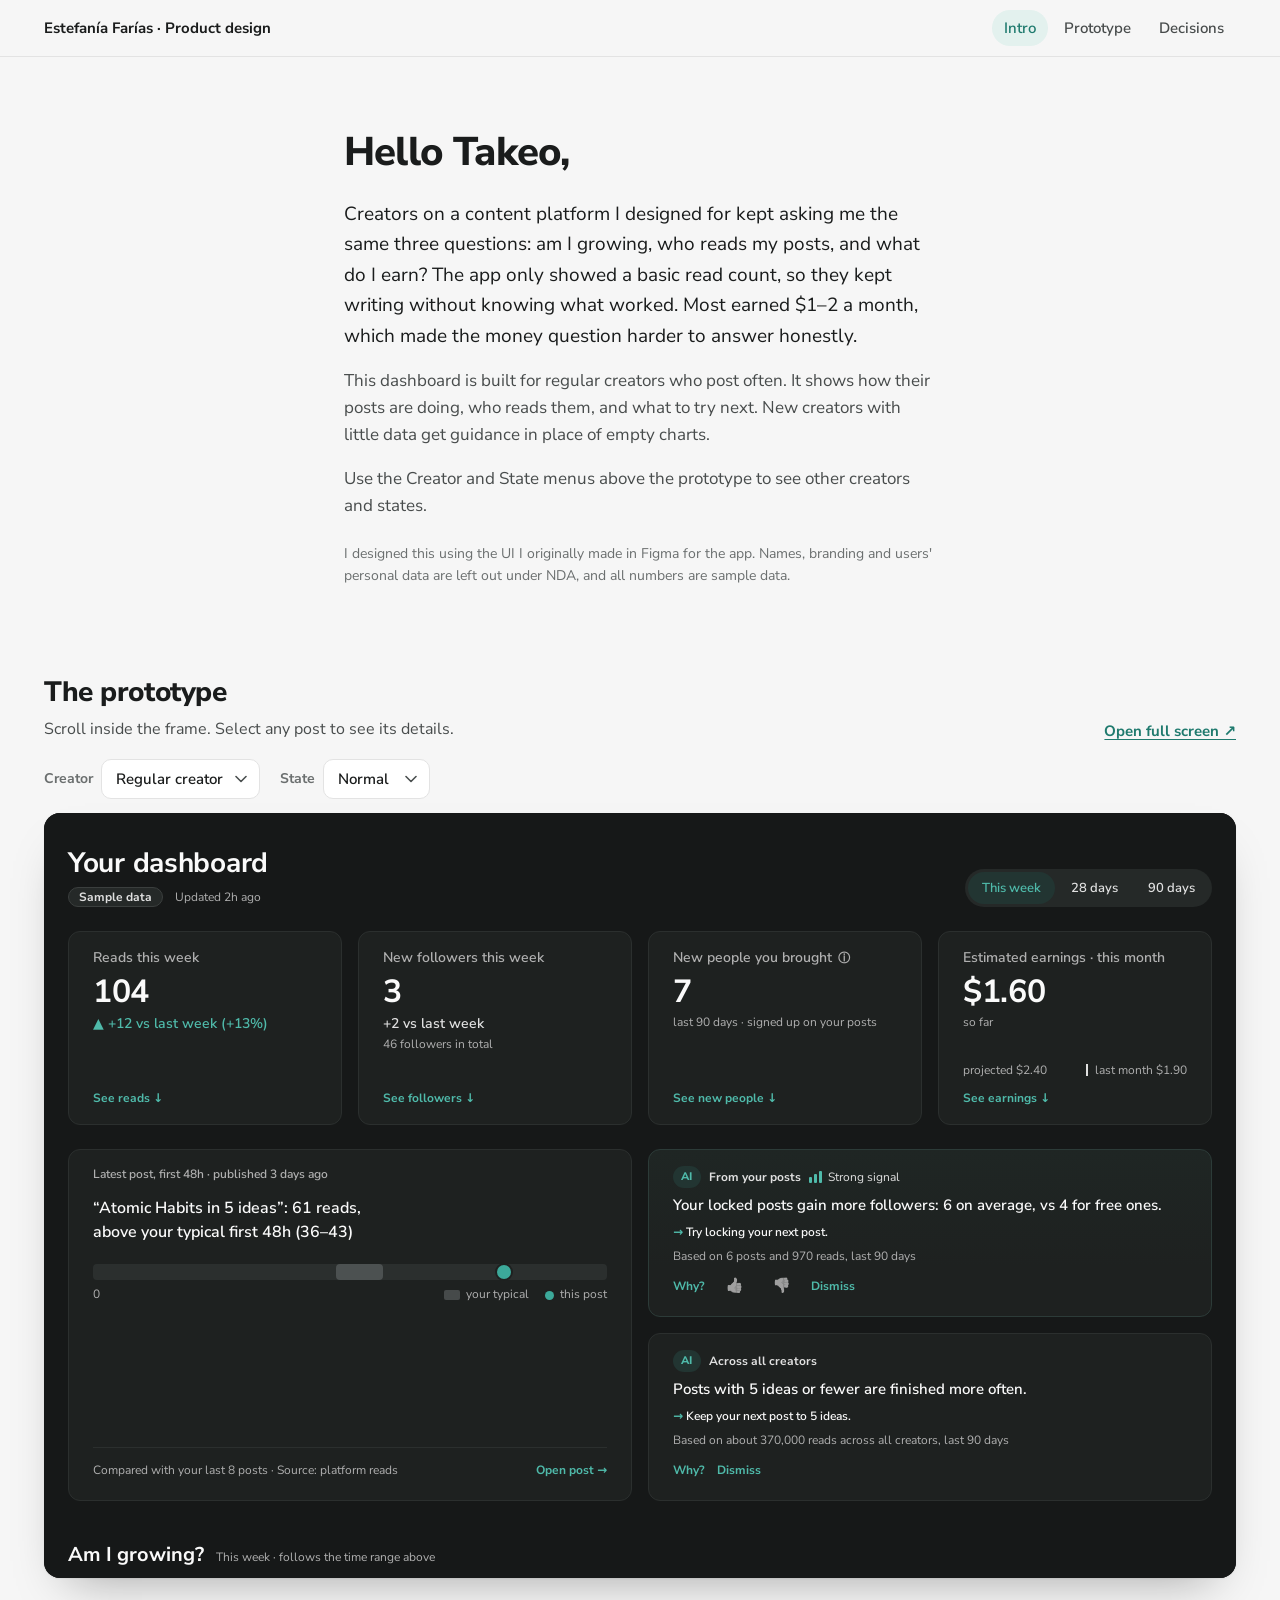
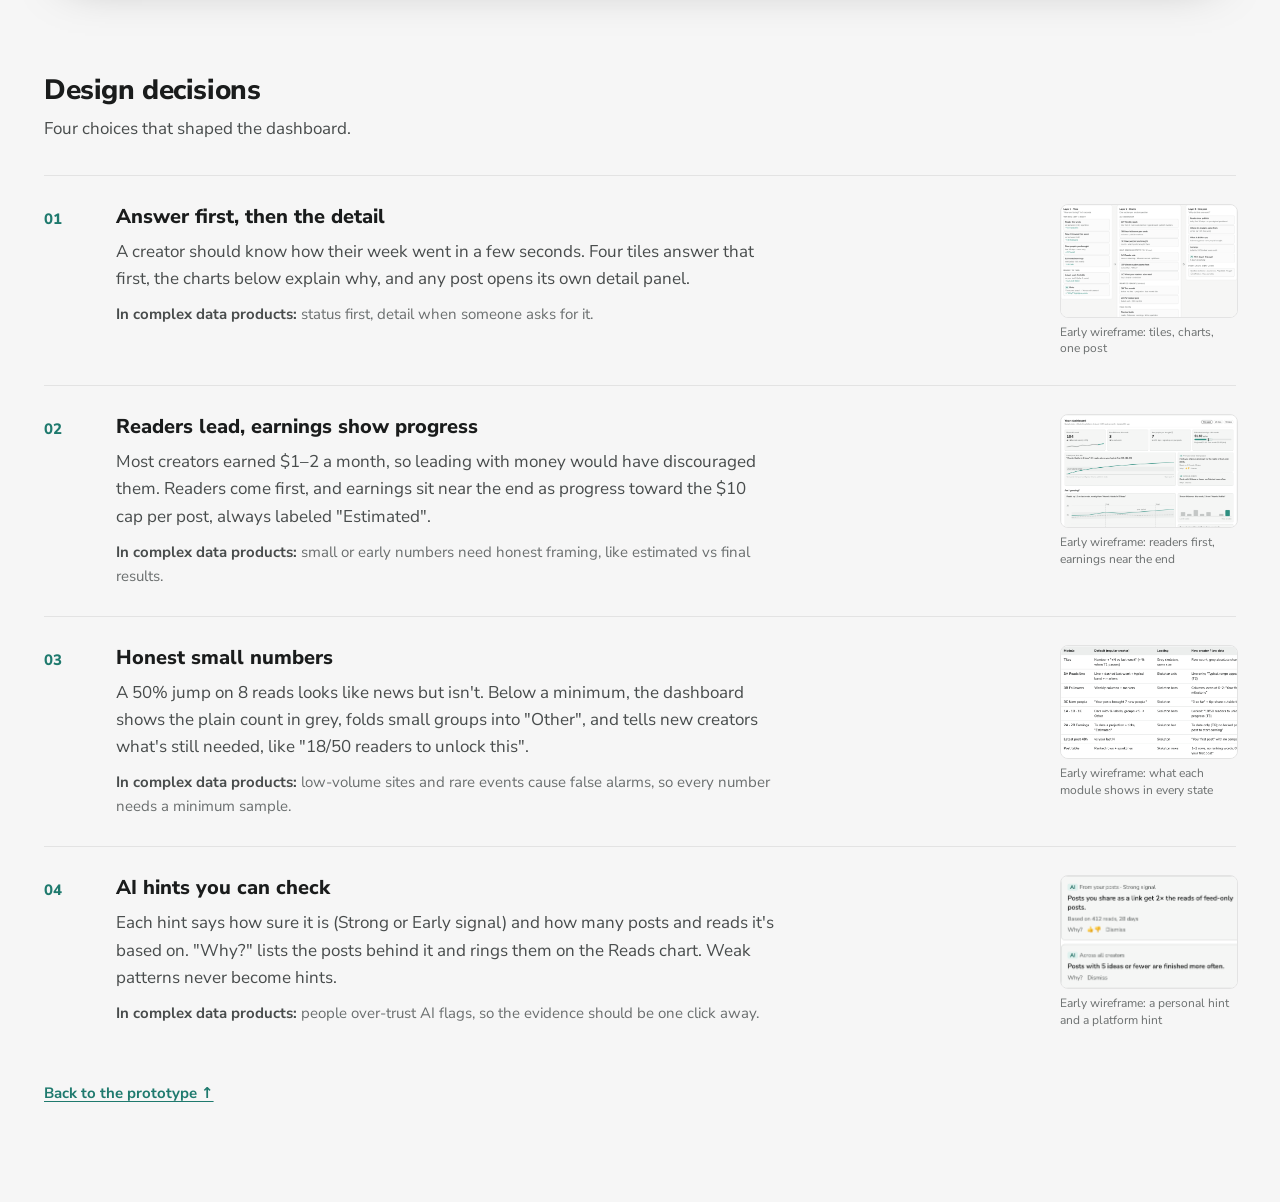
<file: index.html>
<!doctype html>
<html lang="en">
<head>
<meta charset="UTF-8" />
<meta name="viewport" content="width=device-width, initial-scale=1.0" />
<meta name="robots" content="noindex" />
<meta name="description" content="A creator analytics dashboard: case study and working prototype." />
<link rel="icon" href="data:image/svg+xml,%3Csvg xmlns='http://www.w3.org/2000/svg' viewBox='0 0 32 32'%3E%3Crect width='32' height='32' rx='8' fill='%23161818'/%3E%3Cpath d='M10 23v-5M16 23V9M22 23v-9' stroke='%234fbaaa' stroke-width='3.5' stroke-linecap='round'/%3E%3C/svg%3E" />
<title>Creator dashboard</title>
<link rel="preconnect" href="https://fonts.googleapis.com" />
<link rel="preconnect" href="https://fonts.gstatic.com" crossorigin />
<link href="https://fonts.googleapis.com/css2?family=Nunito+Sans:opsz,wght@6..12,400;6..12,600;6..12,700;6..12,800&display=swap" rel="stylesheet" />
<link rel="stylesheet" href="case-study.css" />

</head>
<body>
<nav class="nav" aria-label="Page">
  <div class="wrap">
    <span class="who">Estefanía Farías · Product design</span>
    <ul>
      <li><a href="#intro" aria-current="true">Intro</a></li>
      <li><a href="#prototype">Prototype</a></li>
      <li><a href="#decisions">Decisions</a></li>
    </ul>
  </div>
</nav>

<main>
  <section id="intro" class="intro">
    <div class="wrap measure">
      <h1 class="hello">Hello Takeo,</h1>
      <p class="lead">Creators on a content platform I designed for kept asking me the same three questions: am I growing, who reads my posts, and what do I earn? The app only showed a basic read count, so they kept writing without knowing what worked. Most earned $1–2 a month, which made the money question harder to answer honestly.</p>
      <p>This dashboard is built for regular creators who post often. It shows how their posts are doing, who reads them, and what to try next. New creators with little data get guidance in place of empty charts.</p>
      <p>Use the Creator and State menus above the prototype to see other creators and states.</p>
      <p class="nda">I designed this using the UI I originally made in Figma for the app. Names, branding and users' personal data are left out under NDA, and all numbers are sample data.</p>
    </div>
  </section>

  <section id="prototype" class="proto" aria-labelledby="proto-h">
    <div class="wrap">
      <div class="proto-head">
        <div>
          <h2 id="proto-h">The prototype</h2>
          <p>Scroll inside the frame. Select any post to see its details.</p>
        </div>
        <a class="full" href="app/" target="_blank" rel="noopener">Open full screen ↗</a>
      </div>
      <div class="controls" role="group" aria-label="Choose what the prototype shows">
        <label>Creator
          <select id="creator">
            <option value="regular">Regular creator</option>
            <option value="new">New creator</option>
            <option value="zero">No posts yet</option>
          </select>
        </label>
        <label>State
          <select id="state">
            <option value="normal">Normal</option>
            <option value="loading">Loading</option>
            <option value="error">Error</option>
          </select>
        </label>
      </div>
      <iframe class="frame" id="frame" title="Creator dashboard prototype" src="app/?embed=1"></iframe>
    </div>
  </section>

  <section id="decisions" class="decisions" aria-labelledby="dec-h">
    <div class="wrap">
      <h2 id="dec-h">Design decisions</h2>
      <p>Four choices that shaped the dashboard.</p>

      <article class="dec">
        <span class="num">01</span>
        <div>
          <h3>Answer first, then the detail</h3>
          <p>A creator should know how their week went in a few seconds. Four tiles answer that first, the charts below explain why, and any post opens its own detail panel.</p>
          <p class="carry"><b>In complex data products:</b> status first, detail when someone asks for it.</p>
        </div>
        <figure class="thumb"><button type="button" data-full="img/layers.png" aria-label="Enlarge: tiles, charts, one post"><img loading="lazy" src="img/layers.png" alt="Early wireframe of three layers: tiles, charts, and one post" /></button><figcaption>Early wireframe: tiles, charts, one post</figcaption></figure>
      </article>

      <article class="dec">
        <span class="num">02</span>
        <div>
          <h3>Readers lead, earnings show progress</h3>
          <p>Most creators earned $1–2 a month, so leading with money would have discouraged them. Readers come first, and earnings sit near the end as progress toward the $10 cap per post, always labeled "Estimated".</p>
          <p class="carry"><b>In complex data products:</b> small or early numbers need honest framing, like estimated vs final results.</p>
        </div>
        <figure class="thumb"><button type="button" data-full="img/layout-desktop.png" aria-label="Enlarge: low-fi desktop layout"><img loading="lazy" src="img/layout-desktop.png" alt="Early low-fi wireframe of the desktop layout" /></button><figcaption>Early wireframe: readers first, earnings near the end</figcaption></figure>
      </article>

      <article class="dec">
        <span class="num">03</span>
        <div>
          <h3>Honest small numbers</h3>
          <p>A 50% jump on 8 reads looks like news but isn't. Below a minimum, the dashboard shows the plain count in grey, folds small groups into "Other", and tells new creators what's still needed, like "18/50 readers to unlock this".</p>
          <p class="carry"><b>In complex data products:</b> low-volume sites and rare events cause false alarms, so every number needs a minimum sample.</p>
        </div>
        <figure class="thumb"><button type="button" data-full="img/states.png" aria-label="Enlarge: states table"><img loading="lazy" src="img/states.png" alt="Early wireframe table of what each module shows in every state" /></button><figcaption>Early wireframe: what each module shows in every state</figcaption></figure>
      </article>

      <article class="dec">
        <span class="num">04</span>
        <div>
          <h3>AI hints you can check</h3>
          <p>Each hint says how sure it is (Strong or Early signal) and how many posts and reads it's based on. "Why?" lists the posts behind it and rings them on the Reads chart. Weak patterns never become hints.</p>
          <p class="carry"><b>In complex data products:</b> people over-trust AI flags, so the evidence should be one click away.</p>
        </div>
        <figure class="thumb"><button type="button" data-full="img/ai-hints.png" aria-label="Enlarge: AI hint cards"><img loading="lazy" src="img/ai-hints.png" alt="Early wireframe of a personal hint and a platform hint" /></button><figcaption>Early wireframe: a personal hint and a platform hint</figcaption></figure>
      </article>

      <a class="back" href="#prototype">Back to the prototype ↑</a>
    </div>
  </section>
</main>

<dialog id="lightbox" aria-label="Enlarged wireframe">
  <img id="lightbox-img" alt="" />
  <form method="dialog"><span id="lightbox-cap"></span><button type="submit">Close</button></form>
</dialog>

<script src="case-study.js"></script>
</body>
</html>
</file>
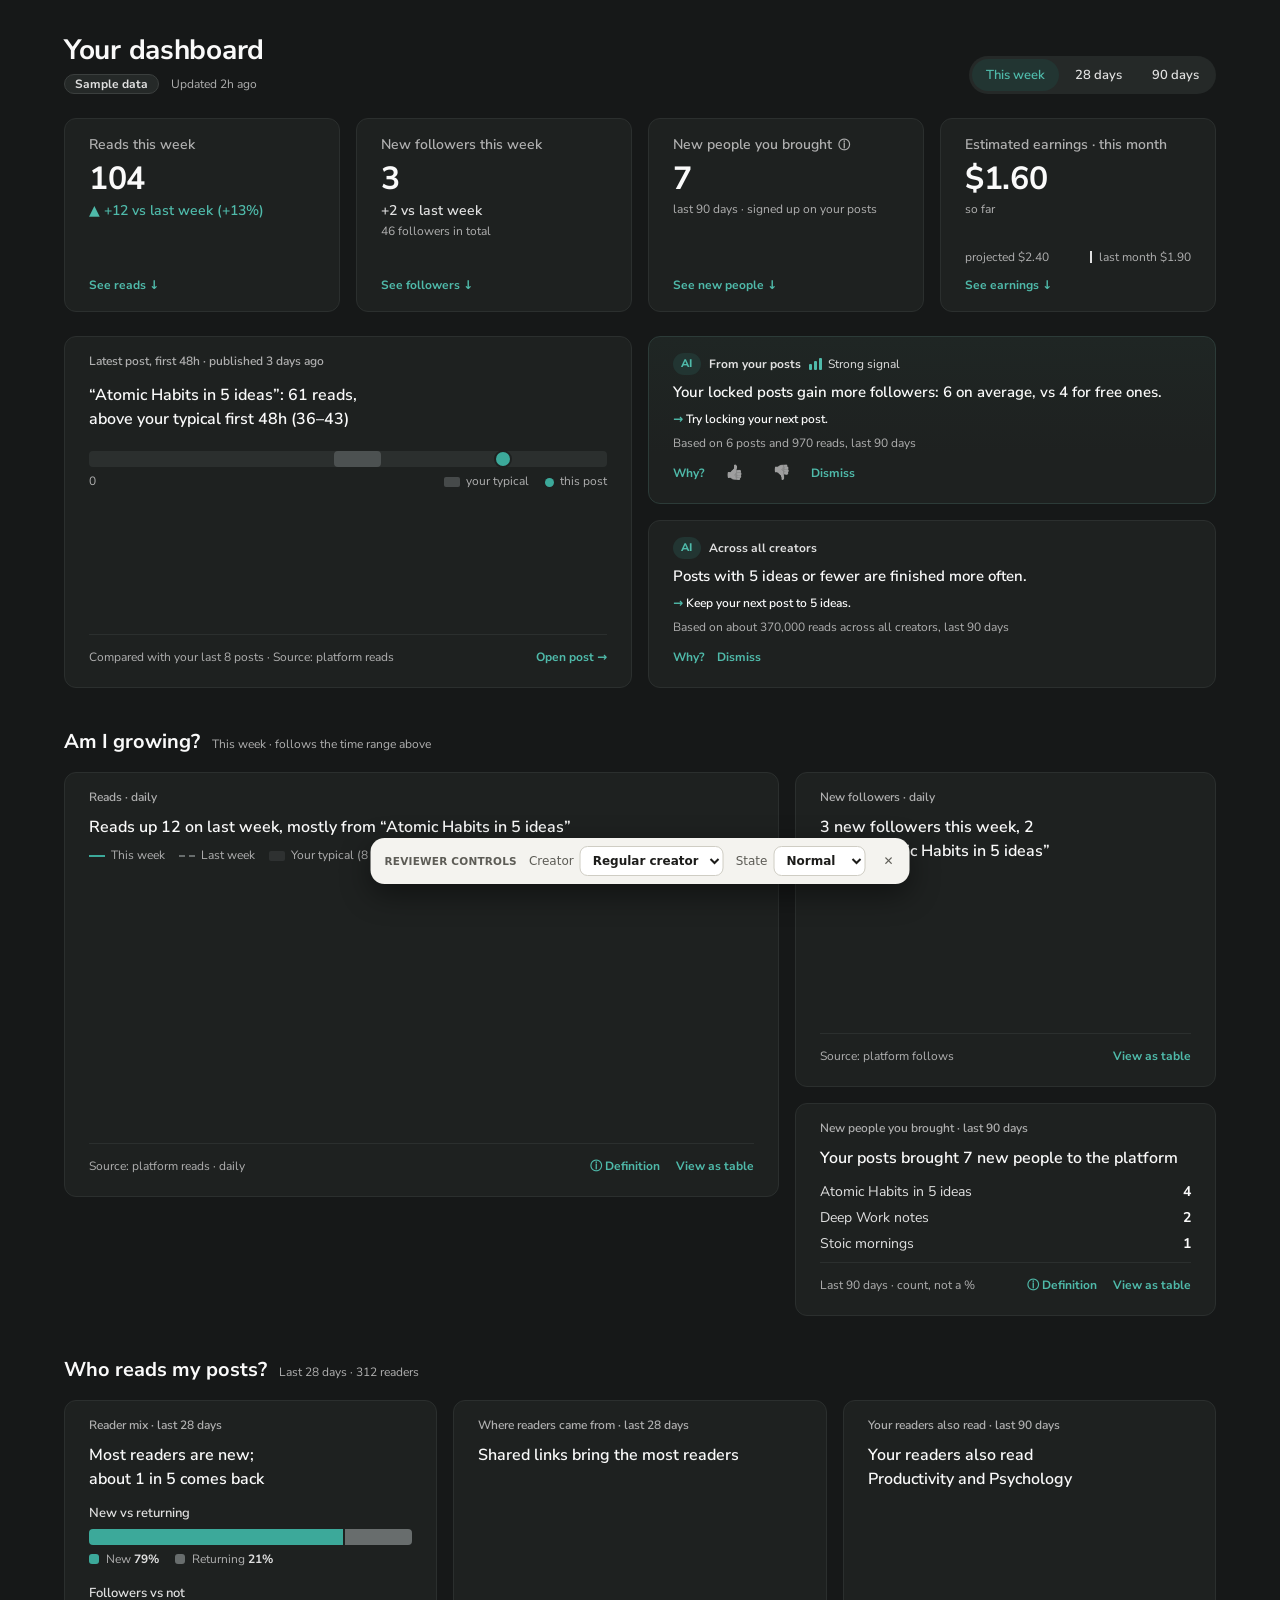
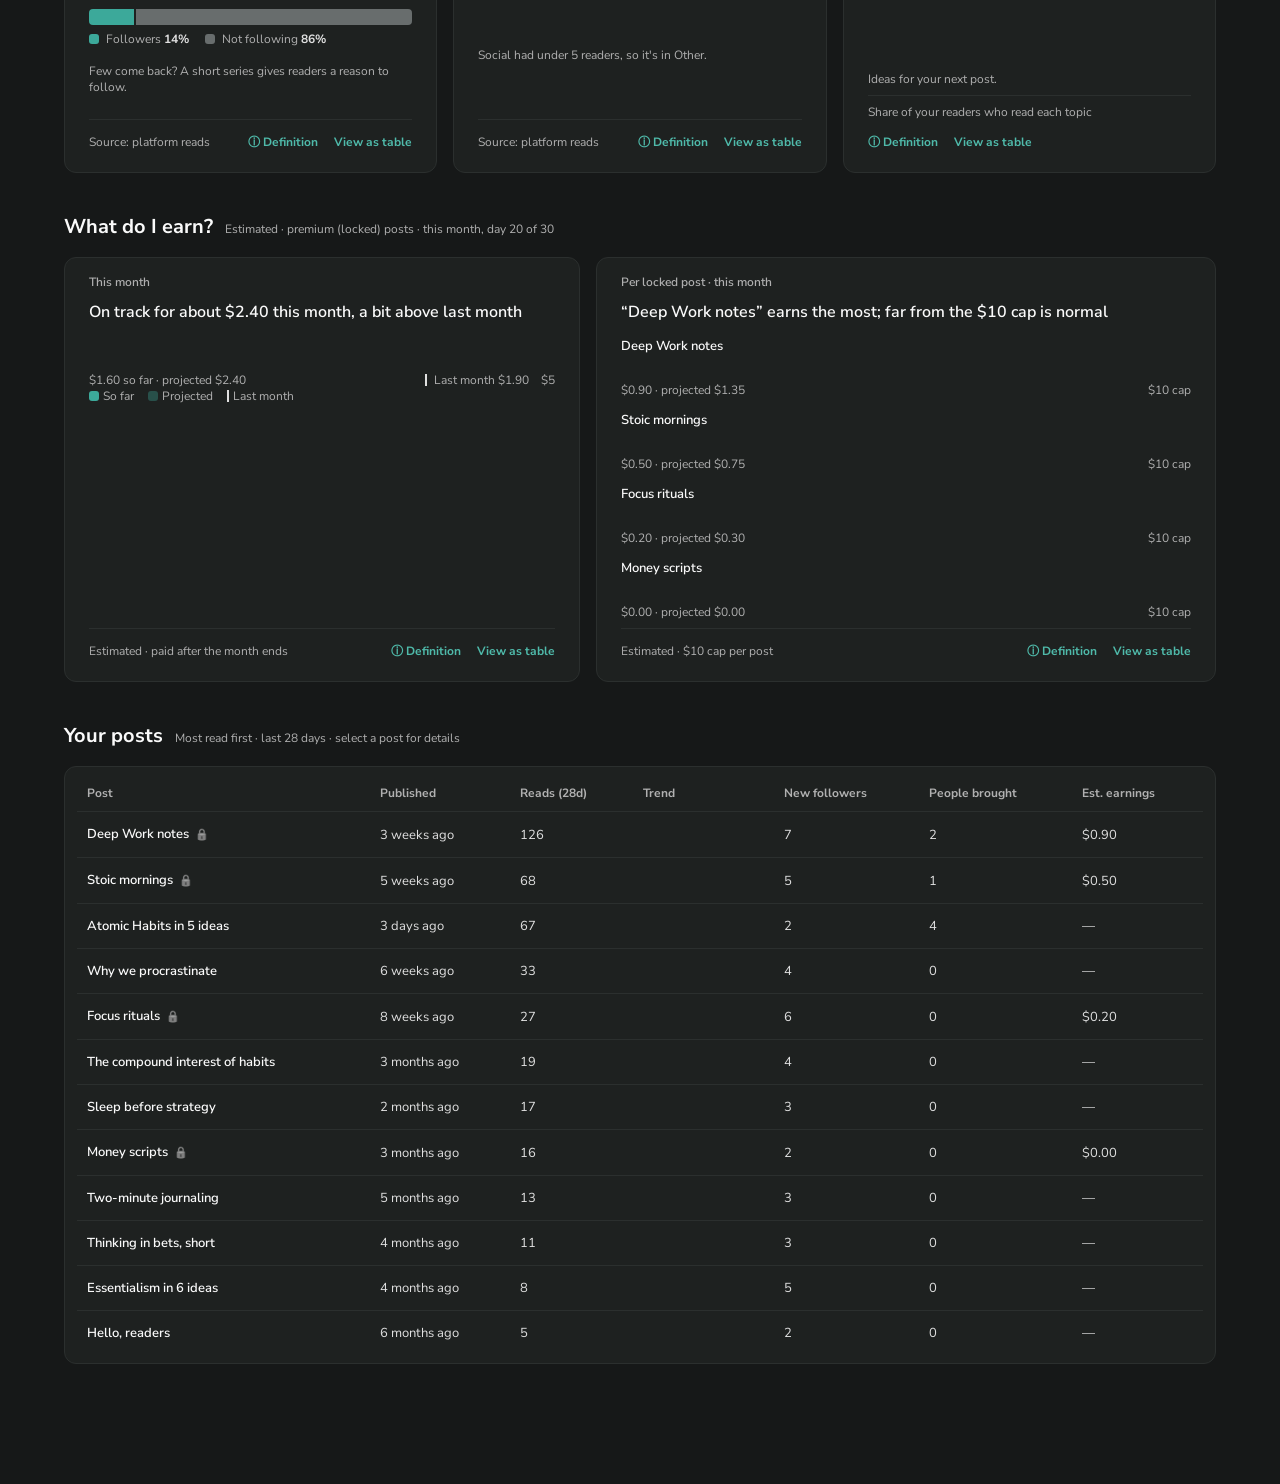
<file: app/index.html>
<!doctype html>
<html lang="en">
  <head>
    <meta charset="UTF-8" />
    <meta name="viewport" content="width=device-width, initial-scale=1.0" />
    <link rel="icon" href="data:image/svg+xml,%3Csvg xmlns='http://www.w3.org/2000/svg' viewBox='0 0 32 32'%3E%3Crect width='32' height='32' rx='8' fill='%23161818'/%3E%3Cpath d='M10 23v-5M16 23V9M22 23v-9' stroke='%234fbaaa' stroke-width='3.5' stroke-linecap='round'/%3E%3C/svg%3E" />
    <title>Creator dashboard</title>
    <link rel="preconnect" href="https://fonts.googleapis.com" />
    <link rel="preconnect" href="https://fonts.gstatic.com" crossorigin />
    <link href="https://fonts.googleapis.com/css2?family=Nunito+Sans:opsz,wght@6..12,400;6..12,600;6..12,700;6..12,800&display=swap" rel="stylesheet" />
    <script type="module" crossorigin src="./assets/index-VM4Fjzol.js"></script>
    <link rel="stylesheet" crossorigin href="./assets/index-Ca0cJr_s.css">
  </head>
  <body>
    <div id="root"></div>
  </body>
</html>
</file>
<file: case-study.css>
/* Case-study page (Slice 5, decisions 48–58). Light and neutral so the dark prototype is the hero. */
:root {
  --bg: #f6f6f6;
  --surface: #ffffff;
  --ink: #1a1c1c;
  --ink-2: #484c4c;
  --ink-3: #6b6f6f;
  --line: #e3e3e3;
  --green: #1f7a6e;        /* text links on light: brand green darkened for contrast */
  --green-soft: #e3f1ee;
  --frame: #161818;
  --gutter: 24px;
}
* { box-sizing: border-box; }
html { scroll-behavior: smooth; }
@media (prefers-reduced-motion: reduce) { html { scroll-behavior: auto; } }
body {
  margin: 0; background: var(--bg); color: var(--ink);
  font-family: 'Nunito Sans', system-ui, sans-serif; font-size: 17px; line-height: 1.6;
  -webkit-font-smoothing: antialiased;
}
a { color: var(--green); text-underline-offset: 3px; }
.wrap { max-width: 1240px; margin: 0 auto; padding: 0 var(--gutter); }
.measure { max-width: 640px; }

/* sticky nav */
.nav {
  position: sticky; top: 0; z-index: 10;
  background: color-mix(in srgb, var(--bg) 88%, transparent);
  backdrop-filter: blur(8px); border-bottom: 1px solid var(--line);
}
.nav .wrap { display: flex; align-items: center; justify-content: space-between; height: 56px; }
.nav .who { font-weight: 700; font-size: 15px; }
.nav ul { display: flex; gap: 4px; list-style: none; margin: 0; padding: 0; }
.nav a {
  display: block; padding: 6px 12px; border-radius: 999px; font-size: 15px; font-weight: 600;
  color: var(--ink-2); text-decoration: none;
}
.nav a:hover { color: var(--ink); }
.nav a[aria-current="true"] { background: var(--green-soft); color: var(--green); }

section { scroll-margin-top: 72px; }

/* intro */
.intro { padding: 72px 0 40px; }
.hello { font-size: 40px; line-height: 1.15; font-weight: 800; letter-spacing: -0.02em; margin: 0 0 24px; }
.intro p { margin: 0 0 16px; color: var(--ink-2); }
.intro p.lead { color: var(--ink); font-size: 19px; }
.nda { margin-top: 24px !important; font-size: 14px; color: var(--ink-3) !important; }

/* prototype */
.proto { padding: 32px 0 24px; }
h2 { font-size: 28px; line-height: 1.2; font-weight: 800; letter-spacing: -0.015em; margin: 0 0 8px; }
.proto-head { display: flex; flex-wrap: wrap; align-items: end; justify-content: space-between; gap: 12px 24px; margin-bottom: 16px; }
.proto-head p { margin: 0; color: var(--ink-2); font-size: 16px; }
.full { font-weight: 700; font-size: 15px; white-space: nowrap; }
.controls { display: flex; flex-wrap: wrap; align-items: center; gap: 10px 20px; margin: 0 0 14px; }
.controls label { display: flex; align-items: center; gap: 8px; font-size: 14px; font-weight: 700; color: var(--ink-3); }
.controls select {
  font: inherit; font-size: 15px; font-weight: 600; color: var(--ink); cursor: pointer;
  appearance: none; padding: 7px 36px 7px 14px; border-radius: 10px; border: 1px solid var(--line);
  background: var(--surface) url("data:image/svg+xml,%3Csvg xmlns='http://www.w3.org/2000/svg' width='12' height='8' viewBox='0 0 12 8'%3E%3Cpath d='M1 1.5l5 5 5-5' fill='none' stroke='%234a4f4f' stroke-width='1.6' stroke-linecap='round' stroke-linejoin='round'/%3E%3C/svg%3E") no-repeat right 12px center;
}
.controls select:hover { border-color: var(--ink-3); }
.controls select:focus-visible { outline: 2px solid var(--green); outline-offset: 2px; }
.frame {
  display: block; width: 100%; height: 85vh; min-height: 560px; border: 0; border-radius: 16px;
  background: var(--frame); box-shadow: 0 1px 2px rgba(0,0,0,.06), 0 24px 48px -24px rgba(0,0,0,.35);
}

/* decisions */
.decisions { padding: 72px 0 96px; }
.decisions > .wrap > p { color: var(--ink-2); margin: 0 0 32px; }
.dec {
  display: grid; grid-template-columns: 48px minmax(0, 660px) 1fr; gap: 8px 24px; align-items: start;
  padding: 28px 0; border-top: 1px solid var(--line);
}
.num { font-size: 15px; font-weight: 800; color: var(--green); padding-top: 3px; }
.dec h3 { font-size: 20px; line-height: 1.3; margin: 0 0 8px; font-weight: 800; }
.dec p { margin: 0 0 10px; color: var(--ink-2); }
.dec .carry { font-size: 15px; color: var(--ink-3); margin: 0; }
.dec .carry b { color: var(--ink-2); font-weight: 700; }
.thumb { margin: 0; justify-self: end; width: 176px; }
.thumb button { all: unset; cursor: zoom-in; display: block; border-radius: 8px; overflow: hidden; border: 1px solid var(--line); background: var(--surface); }
.thumb button:focus-visible { outline: 2px solid var(--green); outline-offset: 2px; }
.thumb img { display: block; width: 176px; height: 112px; object-fit: cover; object-position: top left; }
.thumb figcaption { font-size: 12px; line-height: 1.4; color: var(--ink-3); margin-top: 6px; }
.back { display: inline-block; margin-top: 24px; font-weight: 700; font-size: 15px; }

dialog { border: 0; padding: 0; border-radius: 12px; max-width: min(1100px, 92vw); max-height: 90vh; background: var(--surface); }
dialog::backdrop { background: rgba(20,22,22,.7); }
dialog img { display: block; max-width: 100%; max-height: 82vh; }
dialog form { display: flex; justify-content: space-between; align-items: center; padding: 10px 16px; font-size: 14px; color: var(--ink-3); }
dialog button { font: inherit; font-weight: 700; border: 1px solid var(--line); background: var(--bg); border-radius: 8px; padding: 4px 12px; cursor: pointer; }

@media (max-width: 720px) {
  :root { --gutter: 16px; }
  .nav .who { display: none; }
  .nav .wrap { justify-content: center; }
  .intro { padding-top: 40px; }
  .hello { font-size: 32px; }
  .frame { height: 80vh; }
  .dec { grid-template-columns: 32px 1fr; }
  .thumb { grid-column: 2; justify-self: start; }
}
</file>
<file: app/assets/index-Ca0cJr_s.css>
:root{--lightningcss-light: ;--lightningcss-dark:initial;color-scheme:dark;--page:#161818;--card:#1e2120;--raised:#252928;--raised-2:#333736;--border:#3b3f3e;--hairline:#2b2f2e;--text-1:#fafafa;--text-2:#e0e0e0;--text-3:#b0b0b0;--brand:#4fbaaa;--brand-ink:#223532;--data-accent:#3ca99a;--data-grey:#686d6d;--data-band:#686d6d38;--data-track:#2b2f2e;--data-proj:#3ca99a59;--warn:#fab219;--critical:#e5645f;--font:"Nunito Sans", system-ui, -apple-system, "Segoe UI", sans-serif;--fs-page:28px;--lh-page:36px;--fs-section:20px;--lh-section:28px;--fs-value:32px;--lh-value:40px;--fs-head:16px;--lh-head:24px;--fs-body:14px;--lh-body:20px;--fs-meta:12px;--lh-meta:16px;--r-pill:30px;--r-card:12px;--r-inner:8px;--s1:4px;--s2:8px;--s3:12px;--s4:16px;--s5:24px;--s6:32px;--s7:48px;--focus:0 0 0 2px var(--page), 0 0 0 4px var(--brand);--ease:cubic-bezier(.2, .7, .2, 1)}*,:before,:after{box-sizing:border-box}html{-webkit-text-size-adjust:100%}body{background:var(--page);color:var(--text-2);font:400 var(--fs-body)/var(--lh-body) var(--font);font-optical-sizing:auto;-webkit-font-smoothing:antialiased;margin:0}h1,h2,h3,h4,p{margin:0}button{font:inherit;color:inherit}a{color:var(--brand);text-decoration:none}a:hover{text-decoration:underline}:focus-visible{box-shadow:var(--focus);border-radius:6px;outline:none}.recharts-wrapper:focus-visible,.recharts-surface:focus-visible{box-shadow:var(--focus)}.sr-only{clip:rect(0 0 0 0);white-space:nowrap;width:1px;height:1px;position:absolute;overflow:hidden}.page-title{font-size:var(--fs-page);line-height:var(--lh-page);color:var(--text-1);letter-spacing:-.01em;font-weight:700}.section-title{font-size:var(--fs-section);line-height:var(--lh-section);color:var(--text-1);font-weight:700}.headline{font-size:var(--fs-head);line-height:var(--lh-head);color:var(--text-1);text-wrap:balance;font-weight:600}.overline{font-size:var(--fs-meta);line-height:var(--lh-meta);color:var(--text-3);margin-bottom:2px;font-weight:600}.meta{font-size:var(--fs-meta);line-height:var(--lh-meta);color:var(--text-3)}.meta b{color:var(--text-2);font-weight:700}.muted{color:var(--text-3)}.num{font-variant-numeric:tabular-nums}.card{background:var(--card);border:1px solid var(--hairline);border-radius:var(--r-card);padding:var(--s4) var(--s5) var(--s4)}.chart-card{gap:var(--s2);flex-direction:column;min-width:0;display:flex}.chart-body{min-width:0;margin-top:var(--s1)}.legend{flex-wrap:wrap;align-items:center;gap:4px 14px;display:flex}.card-foot{justify-content:space-between;align-items:center;gap:var(--s2) var(--s4);padding-top:var(--s2);border-top:1px solid var(--hairline);flex-wrap:wrap;margin-top:auto;display:flex}.foot-actions{gap:var(--s4);display:flex}.definition{background:var(--raised);border-radius:var(--r-inner);padding:var(--s2) var(--s3)}.link-btn{min-height:24px;color:var(--brand);font-size:var(--fs-meta);cursor:pointer;background:0 0;border:0;padding:4px 0;font-weight:700}.link-btn:hover{text-decoration:underline}.link-btn:disabled{color:var(--text-3);cursor:not-allowed;text-decoration:none}.link-btn[aria-pressed=true]{color:var(--text-1)}.btn-ghost{background:var(--raised);border:1px solid var(--border);color:var(--text-1);border-radius:var(--r-pill);font-size:var(--fs-meta);cursor:pointer;padding:4px 14px;font-weight:700}.btn-ghost:hover{background:var(--raised-2)}.icon-btn{border-radius:var(--r-pill);cursor:pointer;filter:grayscale();opacity:.75;background:0 0;border:1px solid #0000;padding:2px 8px}.icon-btn[aria-pressed=true]{filter:none;opacity:1;border-color:var(--border);background:var(--raised)}.key{vertical-align:middle;width:16px;height:0;margin-right:6px;display:inline-block}.key-line{border-top:2px solid var(--data-accent)}.key-dash{border-top:2px dashed var(--data-grey)}.key-band{background:var(--data-band);border-radius:2px;height:10px}.key-dot{background:var(--data-accent);width:9px;height:9px;box-shadow:0 0 0 2px var(--card);border-radius:50%}.sw{vertical-align:-1px;border-radius:3px;width:10px;height:10px;margin-right:4px;display:inline-block}.tick-key{background:var(--text-2);vertical-align:-2px;width:2px;height:12px;margin-right:4px;display:inline-block}.tip{background:var(--raised);border:1px solid var(--border);border-radius:var(--r-inner);padding:var(--s2) var(--s3);font-size:var(--fs-meta);color:var(--text-2);flex-direction:column;gap:2px;line-height:18px;display:flex;box-shadow:0 8px 24px #00000059}.tip strong{color:var(--text-1);font-size:13px}.tip b{color:var(--text-1)}.tip-post{color:var(--brand);font-weight:600}.tile{flex-direction:column;gap:2px;min-width:0;display:flex}.tile-label{font-size:var(--fs-body);color:var(--text-3);align-items:center;gap:6px;font-weight:600;display:flex}.info{color:var(--text-3);cursor:help;font-size:12px}.tile-row{justify-content:space-between;align-items:flex-end;gap:var(--s3);margin-top:2px;display:flex}.tile-value{font-size:var(--fs-value);line-height:var(--lh-value);color:var(--text-1);letter-spacing:-.01em;font-weight:700}.tile-delta{font-size:var(--fs-body);color:var(--text-2);font-weight:600}.tile-delta.up{color:var(--brand)}.tile-delta.quiet{color:var(--text-3);font-weight:400}.tile-link{font-size:var(--fs-meta);padding-top:var(--s2);margin-top:auto;font-weight:700}.spark{flex:none;width:96px}.split{flex-direction:column;gap:6px;display:flex}.split-label{color:var(--text-2);font-size:13px;font-weight:600}.split-bar{gap:2px;height:16px;display:flex}.split-bar span:first-child{border-radius:4px 0 0 4px}.split-bar span:last-child{border-radius:0 4px 4px 0}.split-keys{gap:var(--s4);flex-wrap:wrap;display:flex}.bullet{flex-direction:column;gap:4px;margin:0;display:flex}.bullet-cap{justify-content:space-between;gap:var(--s3);flex-wrap:wrap;display:flex}.bullet-ends{gap:var(--s3);display:flex}.hint{background:linear-gradient(180deg, #1f2624 0%, var(--card) 70%);border-color:#2c3b38;flex-direction:column;gap:6px;display:flex}.hint.platform{background:var(--card);border-color:var(--hairline)}.hint-top{align-items:center;gap:var(--s2);font-size:var(--fs-meta);flex-wrap:wrap;display:flex}.ai-badge{background:var(--brand-ink);color:var(--brand);letter-spacing:.04em;border-radius:var(--r-pill);padding:1px 8px;font-size:11px;font-weight:800}.hint-kind{color:var(--text-2);font-weight:700}.conf{color:var(--text-3);align-items:center;gap:6px;display:inline-flex}.conf.strong{color:var(--text-2)}.conf-meter{align-items:flex-end;gap:2px;display:inline-flex}.conf-meter i{background:var(--border);border-radius:1px;width:3px}.conf-meter i:first-child{height:6px}.conf-meter i:nth-child(2){height:9px}.conf-meter i:nth-child(3){height:12px}.conf-meter i.on{background:var(--brand)}.hint-text{color:var(--text-1);font-size:15px;font-weight:600;line-height:22px}.hint-actions{gap:var(--s3);align-items:center;margin-top:2px;display:flex}.hint-action{font-size:var(--fs-meta);color:var(--text-1);font-weight:600}.hint-action span{color:var(--brand)}.hint-progress{flex-direction:column;gap:6px;margin-top:2px;display:flex}.hint-progress strong{color:var(--text-1);font-weight:700}.hp-track{border-radius:var(--r-pill);background:var(--raised);height:6px;overflow:hidden}.hp-track span{background:var(--brand);border-radius:var(--r-pill);min-width:4px;height:100%;display:block}.why{background:var(--raised);border-radius:var(--r-inner);padding:var(--s2) var(--s3);flex-direction:column;gap:4px;display:flex}.why-h{font-size:var(--fs-meta);color:var(--text-1);font-weight:700}.why ul{font-size:var(--fs-meta);color:var(--text-2);flex-direction:column;gap:2px;margin:0;padding-left:18px;line-height:19px;display:flex}.why-ring{align-items:center;display:flex}.key-ring{border:2px solid var(--brand);background:0 0;border-radius:50%;width:12px;height:12px}.why-note{align-items:center;gap:0 var(--s2);background:var(--brand-ink);border-radius:var(--r-inner);padding:var(--s1) var(--s3);color:var(--text-1);flex-wrap:wrap;display:flex}.why-note .key-ring{margin-right:0}.hint-thanks:empty{display:none}.hint-off{align-items:center;gap:var(--s2);color:var(--text-2);display:flex}.ai-badge.muted{background:var(--raised);color:var(--text-3)}.panel-hint{border-radius:var(--r-card);padding:var(--s3) var(--s4);background:linear-gradient(180deg, #1f2624 0%, var(--card) 80%);border:1px solid #2c3b38;flex-direction:column;gap:4px;display:flex}.panel-hint-text{color:var(--text-1);font-weight:600;line-height:21px}.hint-dismissed{padding:var(--s2) 0}.skel{background:linear-gradient(90deg, var(--raised) 0%, #2d3130 50%, var(--raised) 100%);border-radius:var(--r-inner);background-size:200% 100%;animation:1.4s linear infinite shimmer}.skel-line{height:12px;margin:6px 0}@keyframes shimmer{to{background-position:-200% 0}}.error-block{align-items:center;gap:var(--s2) var(--s3);padding:var(--s4);border:1px dashed var(--border);border-radius:var(--r-inner);color:var(--text-2);flex-wrap:wrap;display:flex}.error-block.compact{padding:var(--s2) 0;font-size:var(--fs-meta);border:0}.status-icon{width:18px;height:18px;color:var(--page);border-radius:50%;flex:none;place-items:center;font-size:12px;font-weight:800;display:inline-grid}.status-icon.crit{background:var(--critical)}.status-icon.warn{background:var(--warn)}.locked{gap:var(--s2);padding:var(--s4);border:1px dashed var(--border);border-radius:var(--r-inner);flex-direction:column;display:flex}.locked-title{color:var(--text-1);font-weight:700}.lock{color:var(--text-3)}.meter{background:var(--data-track);border-radius:4px;height:8px;overflow:hidden}.meter-fill{background:var(--data-grey);border-radius:4px;height:100%}.table-wrap{overflow-x:auto}.data-table{border-collapse:collapse;width:100%;font-size:13px}.data-table th,.data-table td{text-align:left;border-bottom:1px solid var(--hairline);padding:8px 10px}.data-table thead th{color:var(--text-3);font-size:var(--fs-meta);font-weight:700}.data-table tbody th{color:var(--text-1);font-weight:600}.data-table td.num{text-align:right;font-variant-numeric:tabular-nums}.chart-table td.num{text-align:left}@media (prefers-reduced-motion:reduce){*,:before,:after{transition-duration:.01ms!important;animation-duration:.01ms!important;animation-iteration-count:1!important}}.dash{max-width:1200px;padding:var(--s6) var(--s5) 120px;gap:var(--s5);flex-direction:column;margin:0 auto;display:flex}.skip{background:var(--brand);color:var(--page);z-index:100;border-radius:8px;padding:8px 12px;font-weight:700;position:absolute;top:8px;left:-9999px}.skip:focus{left:16px}.dash-head{justify-content:space-between;align-items:flex-end;gap:var(--s4);flex-wrap:wrap;display:flex}.head-meta{align-items:center;gap:var(--s3);flex-wrap:wrap;margin-top:6px;display:flex}.stale-head{color:var(--warn)}.stale-note{color:var(--warn);align-items:center;gap:4px;font-weight:600;display:inline-flex}.stale-note .status-icon{width:14px;height:14px;font-size:10px}.sample{display:inline-flex;position:relative}.pill-sample{background:var(--raised);color:var(--text-2);border:1px solid var(--border);border-radius:var(--r-pill);font-size:var(--fs-meta);cursor:help;padding:1px 10px;font-weight:700}.sample-tip{background:var(--raised-2);width:260px;color:var(--text-1);border:1px solid var(--border);border-radius:var(--r-inner);padding:var(--s2) var(--s3);font-size:var(--fs-meta);opacity:0;visibility:hidden;transition:opacity .15s var(--ease), transform .15s var(--ease);z-index:20;line-height:17px;position:absolute;top:calc(100% + 8px);left:0;transform:translateY(-2px);box-shadow:0 8px 24px #0006}.sample:hover .sample-tip,.pill-sample:focus-visible+.sample-tip{opacity:1;visibility:visible;transform:none}.seg{background:var(--raised);border-radius:var(--r-pill);gap:2px;padding:3px;display:inline-flex}.seg button{border-radius:var(--r-pill);color:var(--text-2);cursor:pointer;background:0 0;border:0;min-height:32px;padding:6px 14px;font-size:13px;font-weight:600}.seg button:hover{color:var(--text-1)}.seg button[aria-pressed=true]{background:var(--brand-ink);color:var(--brand)}.tiles{gap:var(--s4);grid-template-columns:repeat(4,1fr);display:grid}.tiles .bullet{margin-top:6px}.tiles.compact{gap:var(--s2);grid-template-columns:1fr 1fr}.tiles.compact .card{padding:var(--s3)}.tiles.compact .tile-label{font-size:var(--fs-meta)}.tiles.compact .tile-value{font-size:26px;line-height:32px}.tiles.compact .tile-delta{font-size:var(--fs-meta)}.tiles.compact .bullet-ends{display:none}.grid-latest{gap:var(--s4);grid-template-columns:1fr 1fr;align-items:stretch;display:grid}.grid-latest:has(.why){align-items:start}.hints{gap:var(--s4);flex-direction:column;display:flex}.latest{gap:var(--s3);flex-direction:column;display:flex}.range-strip{padding:var(--s2) 0;flex-direction:column;gap:6px;display:flex}.rs-track{background:var(--data-track);border-radius:4px;height:16px;position:relative}.rs-band{background:var(--data-grey);opacity:.55;border-radius:4px;position:absolute;top:0;bottom:0}.rs-dot{background:var(--data-accent);width:14px;height:14px;box-shadow:0 0 0 2px var(--card);border-radius:50%;margin:-7px 0 0 -7px;position:absolute;top:50%}.rs-scale{gap:var(--s4);display:flex}.rs-scale span:first-child{margin-right:auto}.rs-scale .key-band{background:var(--data-grey);opacity:.55}.dash-sec{gap:var(--s4);scroll-margin-top:var(--s5);margin-top:var(--s4);flex-direction:column;display:flex}.sec-head{align-items:baseline;gap:var(--s3);flex-wrap:wrap;display:flex}.grid-growing{gap:var(--s4);grid-template-columns:1.7fr 1fr;align-items:start;display:grid}.stack{gap:var(--s4);flex-direction:column;min-width:0;display:flex}.grid-3{gap:var(--s4);grid-template-columns:repeat(3,1fr);align-items:stretch;display:grid}.grid-earn{gap:var(--s4);grid-template-columns:1fr 1.2fr;align-items:stretch;display:grid}.splits{gap:var(--s4);flex-direction:column;display:flex}.note-inline{margin-top:var(--s2)}.brought-list{gap:6px;margin:0;padding:0;list-style:none;display:grid}.brought-list li{justify-content:space-between;gap:var(--s3);color:var(--text-2);display:flex}.brought-list b{color:var(--text-1);font-variant-numeric:tabular-nums}.tip-line{color:var(--text-2)}.per-post{gap:var(--s3);margin:0;padding:0;list-style:none;display:grid}.pm-title{color:var(--text-1);margin-bottom:2px;font-size:13px;font-weight:600;display:block}.empty-block{padding:var(--s5) var(--s4);border:1px dashed var(--border);border-radius:var(--r-inner);flex-direction:column;gap:4px;display:flex}.table-card{padding:var(--s2) var(--s3)}.post-table .row-link{cursor:pointer}.post-table .row-link:hover{background:#ffffff08}.post-table tbody tr:last-child>*{border-bottom:0}.row-btn{text-align:left;color:var(--text-1);cursor:pointer;background:0 0;border:0;padding:4px 0;font-weight:600}.row-btn:hover{color:var(--brand)}.lock-tag{filter:grayscale();opacity:.7;margin-left:6px;font-size:11px}.post-table .spark{width:80px}.post-table td.num,.post-table th.num{text-align:left}.panel-layer{z-index:70;animation:fade .2s var(--ease);background:#080a0a99;justify-content:flex-end;display:flex;position:fixed;inset:0}.panel{background:var(--page);border-left:1px solid var(--border);width:min(580px,100%);height:100%;padding:var(--s5);gap:var(--s4);animation:slide .25s var(--ease);flex-direction:column;display:flex;overflow-y:auto;box-shadow:-24px 0 48px #00000059}.panel-head{justify-content:space-between;align-items:flex-start;gap:var(--s3);display:flex}.panel-close{background:var(--raised);border:1px solid var(--border);width:36px;height:36px;color:var(--text-1);cursor:pointer;border-radius:50%;flex:none;font-size:14px}.panel-close:hover{background:var(--raised-2)}.panel-stats{gap:var(--s2);grid-template-columns:repeat(auto-fit,minmax(100px,1fr));display:grid}.panel-stats>div{background:var(--card);border:1px solid var(--hairline);border-radius:var(--r-inner);padding:var(--s2) var(--s3)}.ps-value{color:var(--text-1);font-size:22px;font-weight:700;line-height:28px}.panel-foot{padding-bottom:var(--s6)}@keyframes fade{0%{opacity:0}}@keyframes slide{0%{opacity:.6;transform:translate(24px)}}.rv{z-index:60;align-items:center;gap:var(--s3);color:#1c1c1a;background:#f4f3ef;border-radius:14px;flex-wrap:wrap;max-width:calc(100vw - 24px);padding:8px 10px 8px 14px;font-family:system-ui,-apple-system,Segoe UI,sans-serif;font-size:12px;display:flex;position:fixed;bottom:16px;left:50%;transform:translate(-50%);box-shadow:0 10px 30px #00000073}.rv-title{letter-spacing:.02em;text-transform:uppercase;color:#5d5c56;font-size:10.5px;font-weight:700}.rv-field{align-items:center;gap:6px;display:inline-flex}.rv-field span{color:#5d5c56}.rv select{font:inherit;color:#1c1c1a;background:#fff;border:1px solid #cfcdc4;border-radius:8px;min-height:30px;padding:5px 8px;font-weight:600}.rv-link{cursor:pointer;color:#1c1c1a;background:0 0;border:1px solid #cfcdc4;border-radius:8px;min-height:30px;padding:5px 10px;font-weight:600}.rv-hide{cursor:pointer;color:#5d5c56;background:0 0;border:0;min-height:30px;padding:4px 6px}.rv :focus-visible{box-shadow:0 0 0 2px #f4f3ef,0 0 0 4px #1c1c1a}.rv-fab{z-index:60;color:#1c1c1a;cursor:pointer;background:#f4f3ef;border:0;border-radius:999px;padding:8px 14px;font:600 12px system-ui,sans-serif;position:fixed;bottom:16px;right:16px;box-shadow:0 10px 30px #00000073}.dash.mobile{padding:var(--s5) var(--s4) 160px;gap:var(--s3)}.dash.mobile .dash-head .page-title{font-size:24px;line-height:32px}.btn-full{background:var(--brand-ink);color:var(--brand);border-radius:var(--r-pill);cursor:pointer;margin-top:var(--s2);border:1px solid #2e4a45;min-height:44px;padding:12px 16px;font-weight:700}.center{text-align:center}@media (width<=1080px){.tiles{grid-template-columns:1fr 1fr}.grid-growing,.grid-earn{grid-template-columns:1fr}.grid-3{grid-template-columns:1fr 1fr}}@media (width<=760px){.dash{padding:var(--s5) var(--s4) 160px}.grid-latest,.grid-3{grid-template-columns:1fr}.hide-sm{display:none}.panel{padding:var(--s4)}}@media (width<=640px){.rv{gap:8px;bottom:12px;left:12px;right:12px;transform:none}.rv-title{width:100%}.tiles:not(.compact){grid-template-columns:1fr}}@media (prefers-reduced-motion:reduce){.panel,.panel-layer{animation:none}}.st{max-width:1200px;padding:var(--s7) var(--s4) 96px;gap:var(--s7);flex-direction:column;margin:0 auto;display:flex}.st-head{gap:var(--s2);flex-direction:column;max-width:720px;display:flex}.st-lede{color:var(--text-2);font-size:16px;line-height:24px}.st-sec{gap:var(--s4);flex-direction:column;display:flex}.st-grid-2{gap:var(--s4);grid-template-columns:1fr 1fr;display:grid}.st-grid-3{gap:var(--s4);grid-template-columns:repeat(3,1fr);align-items:start;display:grid}.st-grid-charts{gap:var(--s4);grid-template-columns:1fr 1fr;align-items:stretch;display:grid}.st-grid-charts>:first-child{grid-column:1/-1}.sw-list{margin:var(--s3) 0 0;gap:var(--s2);padding:0;list-style:none;display:grid}.sw-list li{gap:var(--s3);grid-template-columns:28px 96px 80px 1fr;align-items:center;display:grid}.sw-big{border:1px solid #ffffff14;border-radius:8px;width:28px;height:28px}.sw-list b{color:var(--text-1);font-weight:600}code{color:var(--text-2);font-family:ui-monospace,SF Mono,Menlo,monospace;font-size:12px}.st-valid{margin-top:var(--s4);padding-top:var(--s3);border-top:1px solid var(--hairline);gap:6px;display:grid}.pass{color:var(--page);background:var(--brand);border-radius:4px;margin-right:6px;padding:0 5px;font-size:11px;font-weight:800}.st-type{gap:var(--s3);display:grid}.st-type-row{gap:var(--s4);grid-template-columns:220px 1fr;align-items:baseline;display:grid}.st-anat{gap:var(--s5);grid-template-columns:300px 1fr 300px;align-items:start;display:grid}.st-anat-notes{gap:var(--s2);color:var(--text-2);margin:0;padding-left:20px;display:grid}.st-anat-notes b{color:var(--text-1)}.st-cap{margin-top:var(--s2)}@media (width<=900px){.st{padding-top:var(--s5)}.st-grid-2,.st-grid-3,.st-grid-charts,.st-anat{grid-template-columns:1fr}.st-grid-charts>:first-child{grid-column:auto}.st-type-row{grid-template-columns:1fr;gap:2px}.sw-list li{grid-template-columns:28px 1fr auto}.sw-list li .meta{grid-column:2/-1}}
</file>
